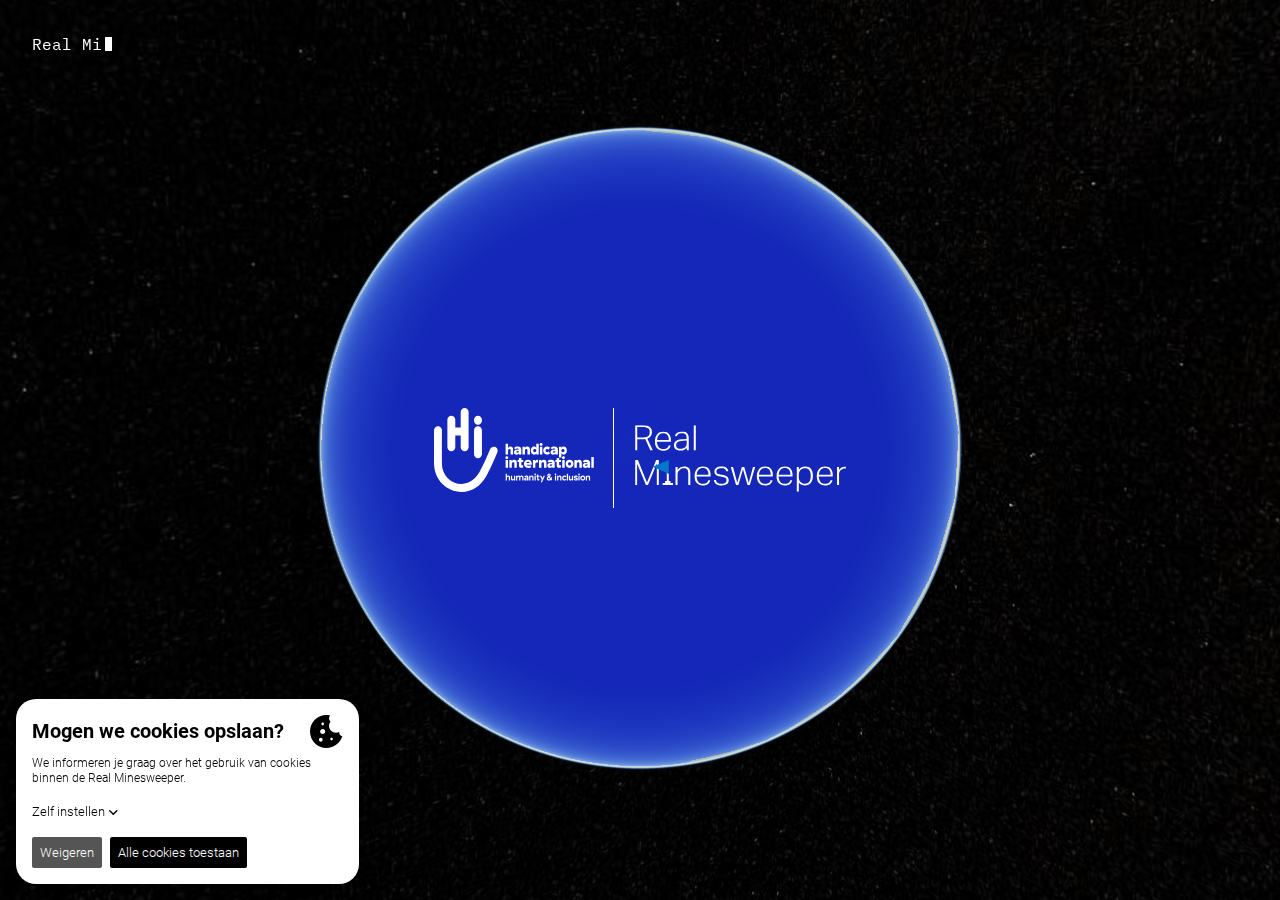
<file: index.html>
<!DOCTYPE html><html><head><meta charSet="utf-8"/><meta name="viewport" content="width=device-width, initial-scale=1"/><link rel="stylesheet" href="/_next/static/css/4a3d56f7d43230b1.css" data-precedence="next"/><link rel="stylesheet" href="/_next/static/css/029f45199eb526b8.css" data-precedence="next"/><link rel="preload" href="/_next/static/chunks/webpack-898e722c24180d49.js" as="script" fetchPriority="low"/><script src="/_next/static/chunks/fd9d1056-7b563f54c8f3ad29.js" async=""></script><script src="/_next/static/chunks/596-32b295285c1208eb.js" async=""></script><script src="/_next/static/chunks/main-app-16fd433ccea2cc54.js" async=""></script><title>Word Mijnenveger</title><meta name="description" content="Speel het iconische ‘Mijnenveger’, maar dan op échte maps en ontdek hoeveel mijnen er wereldwijd nog actief zijn. Zo steun je Handicap International en help je slachtoffers om hun leven weer op te bouwen. Speel, deel en doe een gift."/><link rel="canonical" href="https://wordmijnenveger.be/"/><link rel="alternate" hrefLang="en" href="https://realminesweeper.be/"/><link rel="alternate" hrefLang="nl" href="https://wordmijnenveger.be/"/><link rel="alternate" hrefLang="fr" href="https://devenezdemineur.be/"/><meta property="og:title" content="Word Mijnenveger"/><meta property="og:description" content="Speel het iconische ‘Mijnenveger’, maar dan op échte maps en ontdek hoeveel mijnen er wereldwijd nog actief zijn. Zo steun je Handicap International en help je slachtoffers om hun leven weer op te bouwen. Speel, deel en doe een gift."/><meta property="og:image" content="https://wordmijnenveger.be/real-minesweeper.webp"/><meta name="twitter:card" content="summary_large_image"/><meta name="twitter:title" content="Word Mijnenveger"/><meta name="twitter:description" content="Speel het iconische ‘Mijnenveger’, maar dan op échte maps en ontdek hoeveel mijnen er wereldwijd nog actief zijn. Zo steun je Handicap International en help je slachtoffers om hun leven weer op te bouwen. Speel, deel en doe een gift."/><meta name="twitter:image" content="https://wordmijnenveger.be/real-minesweeper.webp"/><script src="/_next/static/chunks/polyfills-78c92fac7aa8fdd8.js" noModule=""></script></head><body><div class="Draggable_scrollContainer__9P1_Z indiana-scroll-container indiana-scroll-container--hide-scrollbars"><div class="Draggable_container__0OYOF Draggable_novice__oTq4f Draggable_notLoaded__anNEG Draggable_hasPadding__h4sWN"><!--$!--><template data-dgst="NEXT_DYNAMIC_NO_SSR_CODE"></template><span class="Map_loading__SK1oq"></span><!--/$--><div class="Animation_animation__BCMMv Animation_novice__SkkYJ Animation_isHidden___Rpbz" role="presentation"></div></div></div><div class="IntroCard_container__U43ir"><div class="IntroCard_typewriter__7uxME"><div class="Typewriter" data-testid="typewriter-wrapper"></div></div><div class="Logos_logos__HobfW Logos_isVisible__YguWS"><div class="Logos_logoWithSeparator__9bz3P"><a class="Button_button__x6lHc Button_unstyled__BMgWm LinkButton_linkButton__hxIH4 HandicapInternationalLogo_logo__qYX86" href="https://www.handicapinternational.be" target="_blank"><img alt="Handicap International" loading="lazy" width="160" height="87" decoding="async" data-nimg="1" class="HandicapInternationalLogo_logoLarge__GSJl_" style="color:transparent" src="/images/handicap-international-logo.svg"/><img alt="Handicap International" loading="lazy" width="51" height="68" decoding="async" data-nimg="1" class="HandicapInternationalLogo_logoSmall__7RaVW" style="color:transparent" src="/images/handicap-international-logo-small.svg"/></a></div><a class="Button_button__x6lHc Button_unstyled__BMgWm LinkButton_linkButton__hxIH4 MinesweeperLogo_logo__Ihhhv" href="/"><img alt="Minesweeper" loading="lazy" width="212" height="67" decoding="async" data-nimg="1" style="color:transparent" src="/images/real-minesweeper-logo.svg"/></a></div></div><noscript><iframe src="https://www.googletagmanager.com/ns.html?id=GTM-NGBJGW3J" height="0" width="0" class="invisible"></iframe></noscript><script src="/_next/static/chunks/webpack-898e722c24180d49.js" async=""></script><script>(self.__next_f=self.__next_f||[]).push([0])</script><script>self.__next_f.push([1,"1:HL[\"/_next/static/css/4a3d56f7d43230b1.css\",{\"as\":\"style\"}]\n0:\"$L2\"\n"])</script><script>self.__next_f.push([1,"3:HL[\"/_next/static/css/029f45199eb526b8.css\",{\"as\":\"style\"}]\n"])</script><script>self.__next_f.push([1,"4:I{\"id\":7948,\"chunks\":[\"272:static/chunks/webpack-898e722c24180d49.js\",\"971:static/chunks/fd9d1056-7b563f54c8f3ad29.js\",\"596:static/chunks/596-32b295285c1208eb.js\"],\"name\":\"default\",\"async\":false}\n6:I{\"id\":6628,\"chunks\":[\"272:static/chunks/webpack-898e722c24180d49.js\",\"971:static/chunks/fd9d1056-7b563f54c8f3ad29.js\",\"596:static/chunks/596-32b295285c1208eb.js\"],\"name\":\"\",\"async\":false}\n7:I{\"id\":7767,\"chunks\":[\"272:static/chunks/webpack-898e722c24180d49.js\",\"971:static/chunks/fd9d1056-7b563f54c8f3ad29.js\",\"5"])</script><script>self.__next_f.push([1,"96:static/chunks/596-32b295285c1208eb.js\"],\"name\":\"default\",\"async\":false}\n8:I{\"id\":7920,\"chunks\":[\"272:static/chunks/webpack-898e722c24180d49.js\",\"971:static/chunks/fd9d1056-7b563f54c8f3ad29.js\",\"596:static/chunks/596-32b295285c1208eb.js\"],\"name\":\"default\",\"async\":false}\na:I{\"id\":9282,\"chunks\":[\"484:static/chunks/484-335cd01975f97a26.js\",\"786:static/chunks/786-755edc505bbaedfd.js\",\"176:static/chunks/176-4014308509dd92e9.js\",\"317:static/chunks/317-893273e68dab3d7e.js\",\"931:static/chunks/app/page-012bda418a2"])</script><script>self.__next_f.push([1,"bb987.js\"],\"name\":\"I18nProvider\",\"async\":false}\nb:I{\"id\":7445,\"chunks\":[\"484:static/chunks/484-335cd01975f97a26.js\",\"185:static/chunks/app/layout-4a6f39a1b2280538.js\"],\"name\":\"\",\"async\":false}\nc:I{\"id\":5637,\"chunks\":[\"484:static/chunks/484-335cd01975f97a26.js\",\"786:static/chunks/786-755edc505bbaedfd.js\",\"176:static/chunks/176-4014308509dd92e9.js\",\"317:static/chunks/317-893273e68dab3d7e.js\",\"931:static/chunks/app/page-012bda418a2bb987.js\"],\"name\":\"\",\"async\":false}\nd:I{\"id\":7445,\"chunks\":[\"484:static/chunks/4"])</script><script>self.__next_f.push([1,"84-335cd01975f97a26.js\",\"185:static/chunks/app/layout-4a6f39a1b2280538.js\"],\"name\":\"NoScript\",\"async\":false}\n"])</script><script>self.__next_f.push([1,"2:[[[\"$\",\"link\",\"0\",{\"rel\":\"stylesheet\",\"href\":\"/_next/static/css/4a3d56f7d43230b1.css\",\"precedence\":\"next\"}]],[\"$\",\"$L4\",null,{\"buildId\":\"ukgCLzTCAgolBeGFiro97\",\"assetPrefix\":\"\",\"initialCanonicalUrl\":\"/\",\"initialTree\":[\"\",{\"children\":[\"__PAGE__\",{}]},\"$undefined\",\"$undefined\",true],\"initialHead\":[false,\"$L5\"],\"globalErrorComponent\":\"$6\",\"children\":[null,[\"$\",\"html\",null,{\"lang\":\"$undefined\",\"children\":[\"$\",\"body\",null,{\"children\":[[\"$\",\"$L7\",null,{\"parallelRouterKey\":\"children\",\"segmentPath\":[\"children\"],\"loading\":\"$undefined\",\"loadingStyles\":\"$undefined\",\"hasLoading\":false,\"error\":\"$undefined\",\"errorStyles\":\"$undefined\",\"template\":[\"$\",\"$L8\",null,{}],\"templateStyles\":\"$undefined\",\"notFound\":[[\"$\",\"title\",null,{\"children\":\"404: This page could not be found.\"}],[\"$\",\"div\",null,{\"style\":{\"fontFamily\":\"system-ui,\\\"Segoe UI\\\",Roboto,Helvetica,Arial,sans-serif,\\\"Apple Color Emoji\\\",\\\"Segoe UI Emoji\\\"\",\"height\":\"100vh\",\"textAlign\":\"center\",\"display\":\"flex\",\"flexDirection\":\"column\",\"alignItems\":\"center\",\"justifyContent\":\"center\"},\"children\":[\"$\",\"div\",null,{\"children\":[[\"$\",\"style\",null,{\"dangerouslySetInnerHTML\":{\"__html\":\"body{color:#000;background:#fff;margin:0}.next-error-h1{border-right:1px solid rgba(0,0,0,.3)}@media (prefers-color-scheme:dark){body{color:#fff;background:#000}.next-error-h1{border-right:1px solid rgba(255,255,255,.3)}}\"}}],[\"$\",\"h1\",null,{\"className\":\"next-error-h1\",\"style\":{\"display\":\"inline-block\",\"margin\":\"0 20px 0 0\",\"padding\":\"0 23px 0 0\",\"fontSize\":24,\"fontWeight\":500,\"verticalAlign\":\"top\",\"lineHeight\":\"49px\"},\"children\":\"404\"}],[\"$\",\"div\",null,{\"style\":{\"display\":\"inline-block\"},\"children\":[\"$\",\"h2\",null,{\"style\":{\"fontSize\":14,\"fontWeight\":400,\"lineHeight\":\"49px\",\"margin\":0},\"children\":\"This page could not be found.\"}]}]]}]}]],\"notFoundStyles\":[],\"childProp\":{\"current\":[\"$L9\",[\"$\",\"$La\",null,{\"locale\":\"nl\",\"children\":[[\"$\",\"$Lb\",null,{}],[\"$\",\"$Lc\",null,{}]]}],null],\"segment\":\"__PAGE__\"},\"styles\":[[\"$\",\"link\",\"0\",{\"rel\":\"stylesheet\",\"href\":\"/_next/static/css/029f45199eb526b8.css\",\"precedence\":\"next\"}]]}],[\"$\",\"$Ld\",null,{}]]}]}],null]}]]\n"])</script><script>self.__next_f.push([1,"5:[[\"$\",\"meta\",\"0\",{\"charSet\":\"utf-8\"}],[\"$\",\"title\",\"1\",{\"children\":\"Word Mijnenveger\"}],[\"$\",\"meta\",\"2\",{\"name\":\"description\",\"content\":\"Speel het iconische ‘Mijnenveger’, maar dan op échte maps en ontdek hoeveel mijnen er wereldwijd nog actief zijn. Zo steun je Handicap International en help je slachtoffers om hun leven weer op te bouwen. Speel, deel en doe een gift.\"}],[\"$\",\"meta\",\"3\",{\"name\":\"viewport\",\"content\":\"width=device-width, initial-scale=1\"}],[\"$\",\"link\",\"4\",{\"rel\":\"canonical\",\"href\":\"https://wordmijnenveger.be/\"}],[\"$\",\"link\",\"5\",{\"rel\":\"alternate\",\"hrefLang\":\"en\",\"href\":\"https://realminesweeper.be/\"}],[\"$\",\"link\",\"6\",{\"rel\":\"alternate\",\"hrefLang\":\"nl\",\"href\":\"https://wordmijnenveger.be/\"}],[\"$\",\"link\",\"7\",{\"rel\":\"alternate\",\"hrefLang\":\"fr\",\"href\":\"https://devenezdemineur.be/\"}],[\"$\",\"meta\",\"8\",{\"property\":\"og:title\",\"content\":\"Word Mijnenveger\"}],[\"$\",\"meta\",\"9\",{\"property\":\"og:description\",\"content\":\"Speel het iconische ‘Mijnenveger’, maar dan op échte maps en ontdek hoeveel mijnen er wereldwijd nog actief zijn. Zo steun je Handicap International en help je slachtoffers om hun leven weer op te bouwen. Speel, deel en doe een gift.\"}],[\"$\",\"meta\",\"10\",{\"property\":\"og:image\",\"content\":\"https://wordmijnenveger.be/real-minesweeper.webp\"}],[\"$\",\"meta\",\"11\",{\"name\":\"twitter:card\",\"content\":\"summary_large_image\"}],[\"$\",\"meta\",\"12\",{\"name\":\"twitter:title\",\"content\":\"Word Mijnenveger\"}],[\"$\",\"meta\",\"13\",{\"name\":\"twitter:description\",\"content\":\"Speel het iconische ‘Mijnenveger’, maar dan op échte maps en ontdek hoeveel mijnen er wereldwijd nog actief zijn. Zo steun je Handicap International en help je slachtoffers om hun leven weer op te bouwen. Speel, deel en doe een gift.\"}],[\"$\",\"meta\",\"14\",{\"name\":\"twitter:image\",\"content\":\"https://wordmijnenveger.be/real-minesweeper.webp\"}]]\n"])</script><script>self.__next_f.push([1,"9:null\n"])</script></body></html>
</file>
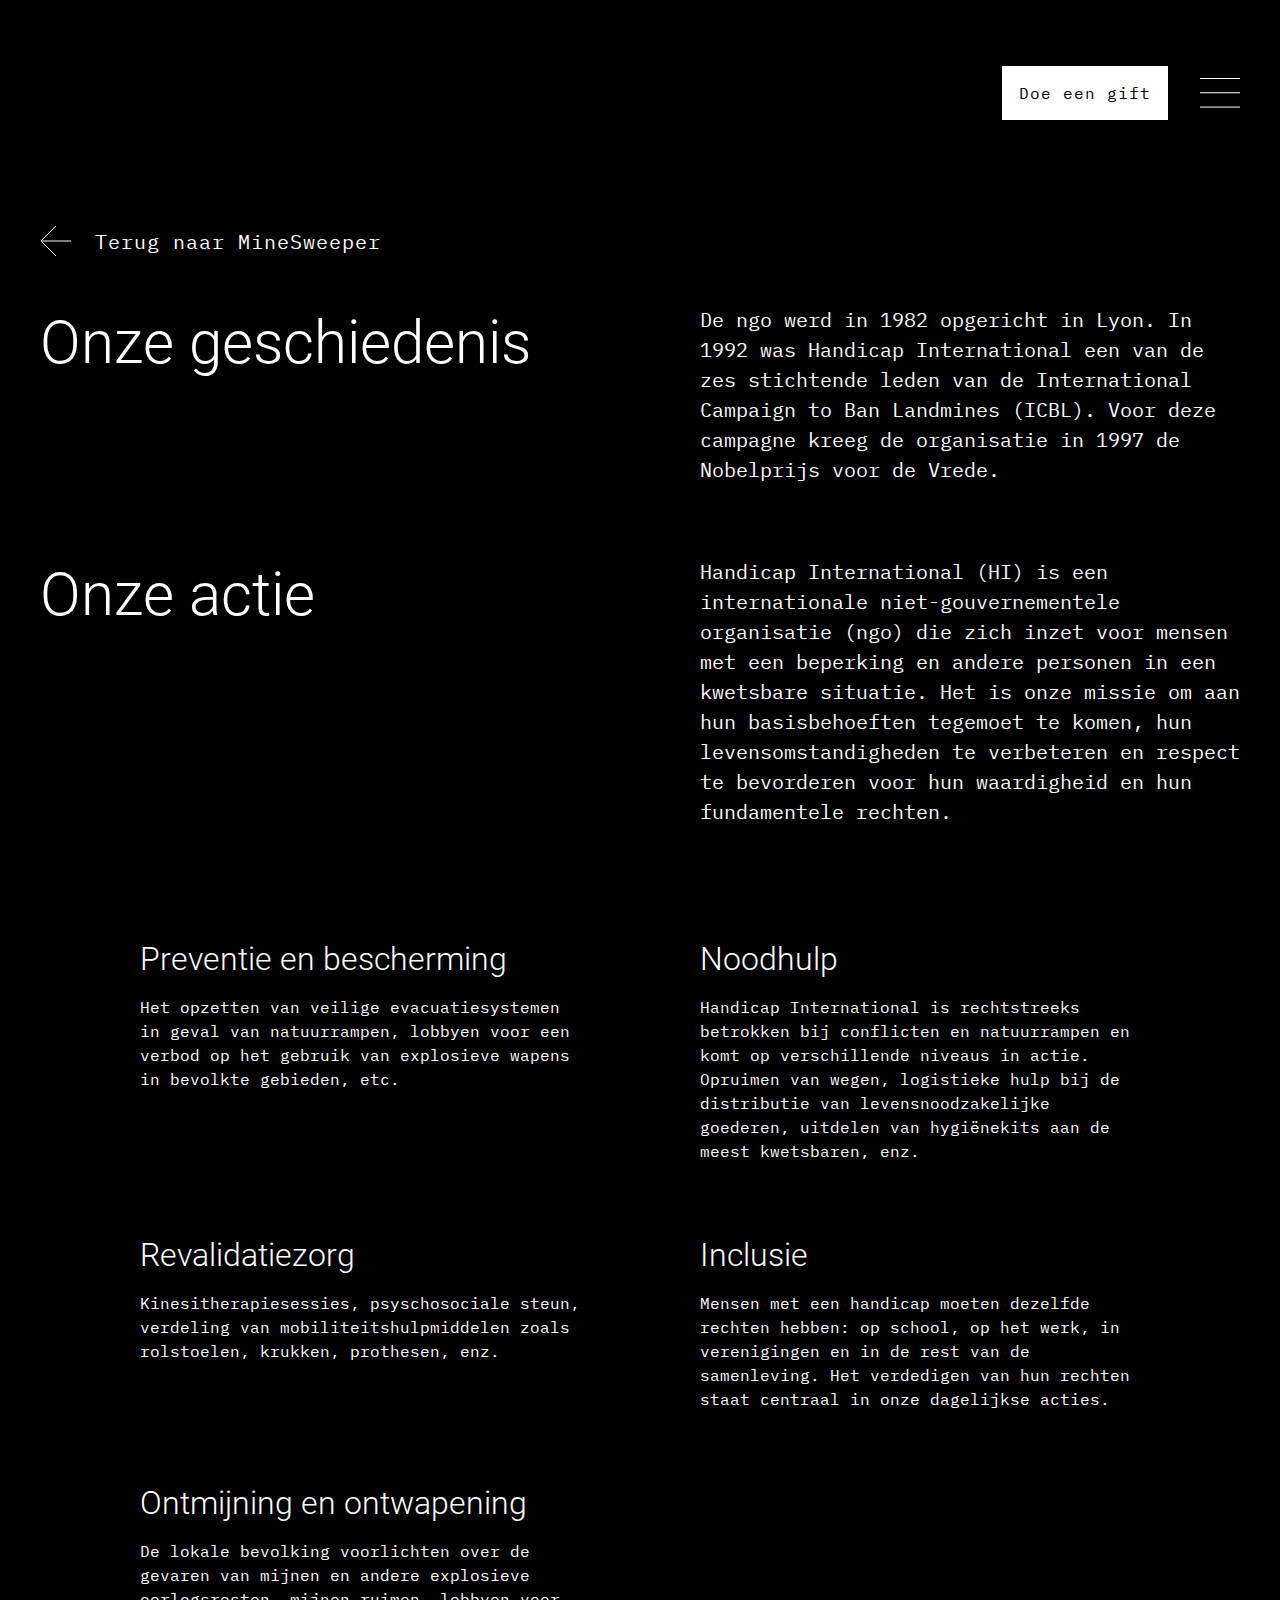
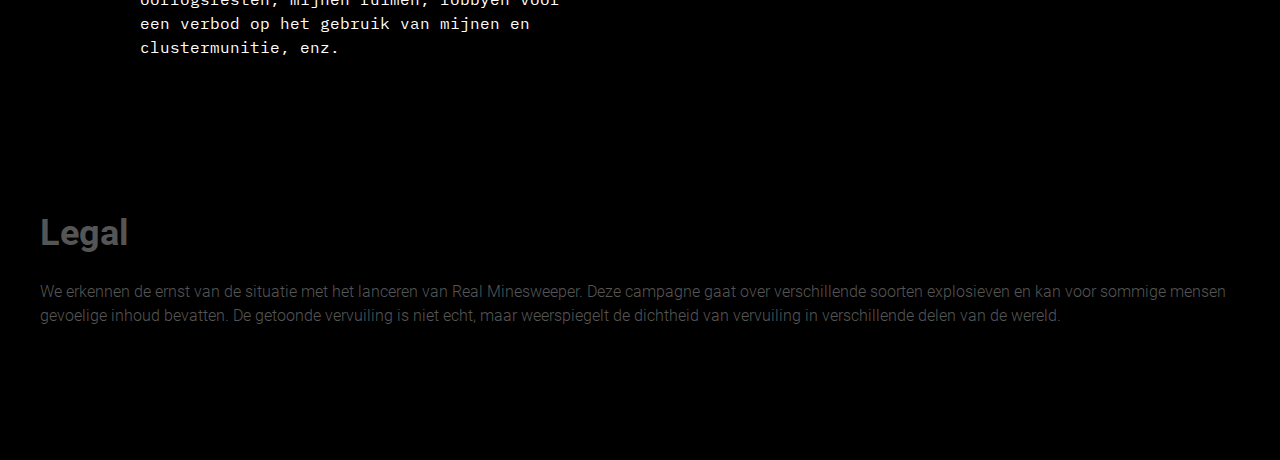
<file: get-involved.html>
<!DOCTYPE html><html><head><meta charSet="utf-8"/><meta name="viewport" content="width=device-width, initial-scale=1"/><link rel="stylesheet" href="/_next/static/css/4a3d56f7d43230b1.css" data-precedence="next"/><link rel="stylesheet" href="/_next/static/css/23158c750ed469a0.css" data-precedence="next"/><link rel="preload" href="/_next/static/chunks/webpack-898e722c24180d49.js" as="script" fetchPriority="low"/><script src="/_next/static/chunks/fd9d1056-7b563f54c8f3ad29.js" async=""></script><script src="/_next/static/chunks/596-32b295285c1208eb.js" async=""></script><script src="/_next/static/chunks/main-app-16fd433ccea2cc54.js" async=""></script><title>Word Mijnenveger</title><meta name="description" content="Speel het iconische ‘Mijnenveger’, maar dan op échte maps en ontdek hoeveel mijnen er wereldwijd nog actief zijn. Zo steun je Handicap International en help je slachtoffers om hun leven weer op te bouwen. Speel, deel en doe een gift."/><link rel="canonical" href="https://wordmijnenveger.be/"/><link rel="alternate" hrefLang="en" href="https://realminesweeper.be/"/><link rel="alternate" hrefLang="nl" href="https://wordmijnenveger.be/"/><link rel="alternate" hrefLang="fr" href="https://devenezdemineur.be/"/><meta property="og:title" content="Word Mijnenveger"/><meta property="og:description" content="Speel het iconische ‘Mijnenveger’, maar dan op échte maps en ontdek hoeveel mijnen er wereldwijd nog actief zijn. Zo steun je Handicap International en help je slachtoffers om hun leven weer op te bouwen. Speel, deel en doe een gift."/><meta property="og:image" content="https://wordmijnenveger.be/real-minesweeper.webp"/><meta name="twitter:card" content="summary_large_image"/><meta name="twitter:title" content="Word Mijnenveger"/><meta name="twitter:description" content="Speel het iconische ‘Mijnenveger’, maar dan op échte maps en ontdek hoeveel mijnen er wereldwijd nog actief zijn. Zo steun je Handicap International en help je slachtoffers om hun leven weer op te bouwen. Speel, deel en doe een gift."/><meta name="twitter:image" content="https://wordmijnenveger.be/real-minesweeper.webp"/><script src="/_next/static/chunks/polyfills-78c92fac7aa8fdd8.js" noModule=""></script></head><body><header class="Header_header__6jevC"><div class="Logos_logos__HobfW"><div class="Logos_logoWithSeparator__9bz3P"><a class="Button_button__x6lHc Button_unstyled__BMgWm LinkButton_linkButton__hxIH4 HandicapInternationalLogo_logo__qYX86" href="https://www.handicapinternational.be" target="_blank"><img alt="Handicap International" loading="lazy" width="160" height="87" decoding="async" data-nimg="1" class="HandicapInternationalLogo_logoLarge__GSJl_" style="color:transparent" src="/images/handicap-international-logo.svg"/><img alt="Handicap International" loading="lazy" width="51" height="68" decoding="async" data-nimg="1" class="HandicapInternationalLogo_logoSmall__7RaVW" style="color:transparent" src="/images/handicap-international-logo-small.svg"/></a></div><a class="Button_button__x6lHc Button_unstyled__BMgWm LinkButton_linkButton__hxIH4 MinesweeperLogo_logo__Ihhhv" href="/"><img alt="Minesweeper" loading="lazy" width="212" height="67" decoding="async" data-nimg="1" style="color:transparent" src="/images/real-minesweeper-logo.svg"/></a></div><div class="Header_menu__E2eBH"><div class="Header_desktop__jkzIP"><a class="Button_button__x6lHc Button_secondary__8_cvw LinkButton_linkButton__hxIH4" href="https://donate.handicapinternational.be/mijnenveger-nl" target="_blank">Doe een gift</a></div><button aria-label="Open het menu" class="IconButton_button__LNP2O Dialog_trigger__gkSy4 Header_icon__BcQfe" type="button" aria-haspopup="dialog" aria-expanded="false" aria-controls="radix-:R56mmda:" data-state="closed"><svg width="40" height="30" viewBox="0 0 40 30" fill="none" xmlns="http://www.w3.org/2000/svg"><line x1="40" y1="14.7858" y2="14.7858" stroke="white"></line><line x1="40" y1="0.5" y2="0.5" stroke="white"></line><line x1="40" y1="29.0714" y2="29.0714" stroke="white"></line></svg></button></div></header><div class="GetInvolvedPage_content__9x3sv"><a class="Button_button__x6lHc Button_unstyled__BMgWm LinkButton_linkButton__hxIH4 BackButton_back__tbWDG" href="/"><svg width="31" height="32" viewBox="0 0 31 32" fill="none" xmlns="http://www.w3.org/2000/svg"><path d="M31 16H1m0 0L16 1M1 16l15 15" stroke="#fff"></path></svg><span>Terug naar MineSweeper</span></a><section class="GetInvolvedPage_headings__x_82r"><header><h2>Onze geschiedenis</h2><p>De ngo werd in 1982 opgericht in Lyon. In 1992 was Handicap International een van de zes stichtende leden van de International Campaign to Ban Landmines (ICBL). Voor deze campagne kreeg de organisatie in 1997 de Nobelprijs voor de Vrede.</p></header><header><h2>Onze actie</h2><p>Handicap International (HI) is een internationale niet-gouvernementele organisatie (ngo) die zich inzet voor mensen met een beperking en andere personen in een kwetsbare situatie. Het is onze missie om aan hun basisbehoeften tegemoet te komen, hun levensomstandigheden te verbeteren en respect te bevorderen voor hun waardigheid en hun fundamentele rechten.</p></header></section><section class="GetInvolvedPage_domains__KNXJB"><ul><li><h2>Preventie en bescherming</h2><p>Het opzetten van veilige evacuatiesystemen in geval van natuurrampen, lobbyen voor een verbod op het gebruik van explosieve wapens in bevolkte gebieden, etc.</p></li><li><h2>Noodhulp</h2><p>Handicap International is rechtstreeks betrokken bij conflicten en natuurrampen en komt op verschillende niveaus in actie. Opruimen van wegen, logistieke hulp bij de distributie van levensnoodzakelijke goederen, uitdelen van hygiënekits aan de meest kwetsbaren, enz.</p></li><li><h2>Revalidatiezorg</h2><p>Kinesitherapiesessies, psyschosociale steun, verdeling van mobiliteitshulpmiddelen zoals rolstoelen, krukken, prothesen, enz.</p></li><li><h2>Inclusie</h2><p>Mensen met een handicap moeten dezelfde rechten hebben: op school, op het werk, in verenigingen en in de rest van de samenleving. Het verdedigen van hun rechten staat centraal in onze dagelijkse acties.</p></li><li><h2>Ontmijning en ontwapening</h2><p>De lokale bevolking voorlichten over de gevaren van mijnen en andere explosieve oorlogsresten, mijnen ruimen, lobbyen voor een verbod op het gebruik van mijnen en clustermunitie, enz.</p></li></ul></section><section class="GetInvolvedPage_legal__3gwPQ"><h2>Legal</h2><p>We erkennen de ernst van de situatie met het lanceren van Real Minesweeper. Deze campagne gaat over verschillende soorten explosieven en kan voor sommige mensen gevoelige inhoud bevatten. De getoonde vervuiling is niet echt, maar weerspiegelt de dichtheid van vervuiling in verschillende delen van de wereld.</p></section></div><noscript><iframe src="https://www.googletagmanager.com/ns.html?id=GTM-NGBJGW3J" height="0" width="0" class="invisible"></iframe></noscript><script src="/_next/static/chunks/webpack-898e722c24180d49.js" async=""></script><script>(self.__next_f=self.__next_f||[]).push([0])</script><script>self.__next_f.push([1,"1:HL[\"/_next/static/css/4a3d56f7d43230b1.css\",{\"as\":\"style\"}]\n0:\"$L2\"\n"])</script><script>self.__next_f.push([1,"3:HL[\"/_next/static/css/23158c750ed469a0.css\",{\"as\":\"style\"}]\n"])</script><script>self.__next_f.push([1,"4:I{\"id\":7948,\"chunks\":[\"272:static/chunks/webpack-898e722c24180d49.js\",\"971:static/chunks/fd9d1056-7b563f54c8f3ad29.js\",\"596:static/chunks/596-32b295285c1208eb.js\"],\"name\":\"default\",\"async\":false}\n6:I{\"id\":6628,\"chunks\":[\"272:static/chunks/webpack-898e722c24180d49.js\",\"971:static/chunks/fd9d1056-7b563f54c8f3ad29.js\",\"596:static/chunks/596-32b295285c1208eb.js\"],\"name\":\"\",\"async\":false}\n7:I{\"id\":7767,\"chunks\":[\"272:static/chunks/webpack-898e722c24180d49.js\",\"971:static/chunks/fd9d1056-7b563f54c8f3ad29.js\",\"5"])</script><script>self.__next_f.push([1,"96:static/chunks/596-32b295285c1208eb.js\"],\"name\":\"default\",\"async\":false}\n8:I{\"id\":7920,\"chunks\":[\"272:static/chunks/webpack-898e722c24180d49.js\",\"971:static/chunks/fd9d1056-7b563f54c8f3ad29.js\",\"596:static/chunks/596-32b295285c1208eb.js\"],\"name\":\"default\",\"async\":false}\na:I{\"id\":9282,\"chunks\":[\"484:static/chunks/484-335cd01975f97a26.js\",\"786:static/chunks/786-755edc505bbaedfd.js\",\"317:static/chunks/317-893273e68dab3d7e.js\",\"880:static/chunks/app/get-involved/page-63723ef7f4b08b36.js\"],\"name\":\"I18nProvider"])</script><script>self.__next_f.push([1,"\",\"async\":false}\nb:I{\"id\":82,\"chunks\":[\"484:static/chunks/484-335cd01975f97a26.js\",\"786:static/chunks/786-755edc505bbaedfd.js\",\"317:static/chunks/317-893273e68dab3d7e.js\",\"880:static/chunks/app/get-involved/page-63723ef7f4b08b36.js\"],\"name\":\"\",\"async\":false}\nc:I{\"id\":7445,\"chunks\":[\"484:static/chunks/484-335cd01975f97a26.js\",\"185:static/chunks/app/layout-4a6f39a1b2280538.js\"],\"name\":\"NoScript\",\"async\":false}\n"])</script><script>self.__next_f.push([1,"2:[[[\"$\",\"link\",\"0\",{\"rel\":\"stylesheet\",\"href\":\"/_next/static/css/4a3d56f7d43230b1.css\",\"precedence\":\"next\"}]],[\"$\",\"$L4\",null,{\"buildId\":\"ukgCLzTCAgolBeGFiro97\",\"assetPrefix\":\"\",\"initialCanonicalUrl\":\"/get-involved\",\"initialTree\":[\"\",{\"children\":[\"get-involved\",{\"children\":[\"__PAGE__\",{}]}]},\"$undefined\",\"$undefined\",true],\"initialHead\":[false,\"$L5\"],\"globalErrorComponent\":\"$6\",\"children\":[null,[\"$\",\"html\",null,{\"lang\":\"$undefined\",\"children\":[\"$\",\"body\",null,{\"children\":[[\"$\",\"$L7\",null,{\"parallelRouterKey\":\"children\",\"segmentPath\":[\"children\"],\"loading\":\"$undefined\",\"loadingStyles\":\"$undefined\",\"hasLoading\":false,\"error\":\"$undefined\",\"errorStyles\":\"$undefined\",\"template\":[\"$\",\"$L8\",null,{}],\"templateStyles\":\"$undefined\",\"notFound\":[[\"$\",\"title\",null,{\"children\":\"404: This page could not be found.\"}],[\"$\",\"div\",null,{\"style\":{\"fontFamily\":\"system-ui,\\\"Segoe UI\\\",Roboto,Helvetica,Arial,sans-serif,\\\"Apple Color Emoji\\\",\\\"Segoe UI Emoji\\\"\",\"height\":\"100vh\",\"textAlign\":\"center\",\"display\":\"flex\",\"flexDirection\":\"column\",\"alignItems\":\"center\",\"justifyContent\":\"center\"},\"children\":[\"$\",\"div\",null,{\"children\":[[\"$\",\"style\",null,{\"dangerouslySetInnerHTML\":{\"__html\":\"body{color:#000;background:#fff;margin:0}.next-error-h1{border-right:1px solid rgba(0,0,0,.3)}@media (prefers-color-scheme:dark){body{color:#fff;background:#000}.next-error-h1{border-right:1px solid rgba(255,255,255,.3)}}\"}}],[\"$\",\"h1\",null,{\"className\":\"next-error-h1\",\"style\":{\"display\":\"inline-block\",\"margin\":\"0 20px 0 0\",\"padding\":\"0 23px 0 0\",\"fontSize\":24,\"fontWeight\":500,\"verticalAlign\":\"top\",\"lineHeight\":\"49px\"},\"children\":\"404\"}],[\"$\",\"div\",null,{\"style\":{\"display\":\"inline-block\"},\"children\":[\"$\",\"h2\",null,{\"style\":{\"fontSize\":14,\"fontWeight\":400,\"lineHeight\":\"49px\",\"margin\":0},\"children\":\"This page could not be found.\"}]}]]}]}]],\"notFoundStyles\":[],\"childProp\":{\"current\":[\"$\",\"$L7\",null,{\"parallelRouterKey\":\"children\",\"segmentPath\":[\"children\",\"get-involved\",\"children\"],\"loading\":\"$undefined\",\"loadingStyles\":\"$undefined\",\"hasLoading\":false,\"error\":\"$undefined\",\"errorStyles\":\"$undefined\",\"template\":[\"$\",\"$L8\",null,{}],\"templateStyles\":\"$undefined\",\"notFound\":\"$undefined\",\"notFoundStyles\":\"$undefined\",\"childProp\":{\"current\":[\"$L9\",[\"$\",\"$La\",null,{\"locale\":\"nl\",\"children\":[\"$\",\"$Lb\",null,{}]}],null],\"segment\":\"__PAGE__\"},\"styles\":[[\"$\",\"link\",\"0\",{\"rel\":\"stylesheet\",\"href\":\"/_next/static/css/23158c750ed469a0.css\",\"precedence\":\"next\"}]]}],\"segment\":\"get-involved\"},\"styles\":[]}],[\"$\",\"$Lc\",null,{}]]}]}],null]}]]\n"])</script><script>self.__next_f.push([1,"5:[[\"$\",\"meta\",\"0\",{\"charSet\":\"utf-8\"}],[\"$\",\"title\",\"1\",{\"children\":\"Word Mijnenveger\"}],[\"$\",\"meta\",\"2\",{\"name\":\"description\",\"content\":\"Speel het iconische ‘Mijnenveger’, maar dan op échte maps en ontdek hoeveel mijnen er wereldwijd nog actief zijn. Zo steun je Handicap International en help je slachtoffers om hun leven weer op te bouwen. Speel, deel en doe een gift.\"}],[\"$\",\"meta\",\"3\",{\"name\":\"viewport\",\"content\":\"width=device-width, initial-scale=1\"}],[\"$\",\"link\",\"4\",{\"rel\":\"canonical\",\"href\":\"https://wordmijnenveger.be/\"}],[\"$\",\"link\",\"5\",{\"rel\":\"alternate\",\"hrefLang\":\"en\",\"href\":\"https://realminesweeper.be/\"}],[\"$\",\"link\",\"6\",{\"rel\":\"alternate\",\"hrefLang\":\"nl\",\"href\":\"https://wordmijnenveger.be/\"}],[\"$\",\"link\",\"7\",{\"rel\":\"alternate\",\"hrefLang\":\"fr\",\"href\":\"https://devenezdemineur.be/\"}],[\"$\",\"meta\",\"8\",{\"property\":\"og:title\",\"content\":\"Word Mijnenveger\"}],[\"$\",\"meta\",\"9\",{\"property\":\"og:description\",\"content\":\"Speel het iconische ‘Mijnenveger’, maar dan op échte maps en ontdek hoeveel mijnen er wereldwijd nog actief zijn. Zo steun je Handicap International en help je slachtoffers om hun leven weer op te bouwen. Speel, deel en doe een gift.\"}],[\"$\",\"meta\",\"10\",{\"property\":\"og:image\",\"content\":\"https://wordmijnenveger.be/real-minesweeper.webp\"}],[\"$\",\"meta\",\"11\",{\"name\":\"twitter:card\",\"content\":\"summary_large_image\"}],[\"$\",\"meta\",\"12\",{\"name\":\"twitter:title\",\"content\":\"Word Mijnenveger\"}],[\"$\",\"meta\",\"13\",{\"name\":\"twitter:description\",\"content\":\"Speel het iconische ‘Mijnenveger’, maar dan op échte maps en ontdek hoeveel mijnen er wereldwijd nog actief zijn. Zo steun je Handicap International en help je slachtoffers om hun leven weer op te bouwen. Speel, deel en doe een gift.\"}],[\"$\",\"meta\",\"14\",{\"name\":\"twitter:image\",\"content\":\"https://wordmijnenveger.be/real-minesweeper.webp\"}]]\n"])</script><script>self.__next_f.push([1,"9:null\n"])</script></body></html>
</file>
<file: _next/static/css/4a3d56f7d43230b1.css>
*,:after,:before{box-sizing:border-box}*{margin:0}#__next,body,html,main{min-height:100%}body{display:flex;overflow:auto;justify-content:center;padding-bottom:env(safe-area-inset-bottom);background-color:var(--neutral-900);color:var(--neutral-100);font-family:IBM Plex Mono,Garamond,Georgia,serif;font-size:16px;-webkit-font-smoothing:antialiased;font-weight:400;line-height:1.25;-webkit-user-select:none;-moz-user-select:none;user-select:none}::-webkit-scrollbar{display:block;width:4px;border-radius:20px}::-webkit-scrollbar-track{border-radius:20px;background:transparent}::-webkit-scrollbar-thumb{border-radius:20px;border-right:none;border-left:none;background-color:var(--neutral-700)}blockquote,p{margin:0 0 2rem;font-size:1rem;line-height:1.5}h2{margin:0 0 1.5rem;font-family:Roboto,Garamond,Georgia,serif;font-size:1.75rem;font-weight:400}.invisible{display:none;visibility:hidden}.cookie-though{--ct-primary-400:var(--neutral-900);--ct-primary-200:var(--neutral-100);--ct-text:var(--neutral-900);--ct-title:var(--neutral-900);--ct-subtitle:var(--neutral-900);--ct-policy-enabled:var(--neutral-900);--ct-policy-text-enabled:var(--neutral-100);--ct-policy-text:var(--neutral-900);--ct-primary-font:"Roboto";--ct-primary-font-weight:500;--ct-secondary-font:"roboto";--ct-secondary-font-weight:500;--ct-policy-essential:var(--neutral-100);--ct-slider-secondary:var(--neutral-600);--ct-slider-enabled-primary:var(--neutral-800);--ct-slider-enabled-secondary:var(--neutral-100);--ct-button-secondary:var(--neutral-800)}@media only screen and (min-width:992px){h2{margin:0 0 2rem;font-size:2rem}}:root{--neutral-100:#fff;--neutral-200:#f8f7f5;--neutral-300:#f5f3f0;--neutral-400:#eae7e3;--neutral-500:#dfdad3;--neutral-600:#cac3b8;--neutral-700:#b9b1a6;--neutral-800:#555;--neutral-900:#000;--rgb-mines-100:0 255 0;--rgb-mines-200:0 119 200;--rgb-mines-300:255 0 0;--rgb-mines-400:0 255 209;--rgb-mines-500:254 249 34;--rgb-mines-600:255 0 255;--rgb-mines-700:254 113 39;--rgb-mines-800:0 255 255;--mines-100:rgb(var(--rgb-mines-100)/100%);--mines-200:rgb(var(--rgb-mines-200)/100%);--mines-300:rgb(var(--rgb-mines-300)/100%);--mines-400:rgb(var(--rgb-mines-400)/100%);--mines-500:rgb(var(--rgb-mines-500)/100%);--mines-600:rgb(var(--rgb-mines-600)/100%);--mines-700:rgb(var(--rgb-mines-700)/100%);--mines-800:rgb(var(--rgb-mines-800)/100%);--drag-zone-threshold:150px;--number-of-rows-advanced:16;--number-of-rows-expert:16;--number-of-rows-novice:9;--number-of-cols-advanced:16;--number-of-cols-expert:30;--number-of-cols-novice:16;--board-width:calc(100vw - var(--drag-zone-threshold) - var(--drag-zone-threshold));--cell-size-novice:max(5rem,calc(var(--board-width) / var(--number-of-cols-novice)));--cell-size-advanced:max(5rem,calc(var(--board-width) / var(--number-of-cols-advanced)));--cell-size-expert:max(5rem,calc(var(--board-width) / var(--number-of-cols-expert)));--padding-novice:calc(var(--cell-size-novice) * 2);--padding-advanced:calc(var(--cell-size-advanced) * 2);--padding-expert:calc(var(--cell-size-expert) * 2);--board-width-novice:calc(var(--number-of-cols-novice) * var(--cell-size-novice));--board-width-advanced:calc(var(--number-of-cols-advanced) * var(--cell-size-advanced));--board-width-expert:calc(var(--number-of-cols-expert) * var(--cell-size-expert));--board-height-novice:calc(var(--number-of-rows-novice) * var(--cell-size-novice));--board-height-advanced:calc(var(--number-of-rows-advanced) * var(--cell-size-advanced));--board-height-expert:calc(var(--number-of-rows-expert) * var(--cell-size-expert));--spacing-3xs:2px;--spacing-2xs:4px;--spacing-xs:8px;--spacing-sm:12px;--spacing-md:16px;--spacing-lg:24px;--spacing-xl:32px;--spacing-2xl:40px;--spacing-3xl:48px;--spacing-4xl:56px;--spacing-5xl:64px;--navigation-bar-height:120px;--general-max-width:1280px}@media only screen and (min-width:992px){:root{--navigation-bar-height:185px}}@font-face{font-display:swap;font-family:IBM Plex Mono;font-style:normal;font-weight:300;src:url(/fonts/IBMPlexMono-Light.woff2) format("woff2"),url(/fonts/IBMPlexMono-Light.woff) format("woff")}@font-face{font-display:swap;font-family:IBM Plex Mono;font-style:normal;font-weight:400;src:url(/fonts/IBMPlexMono-Regular.woff2) format("woff2"),url(/fonts/IBMPlexMono-Regular.woff) format("woff")}@font-face{font-display:swap;font-family:IBM Plex Mono;font-style:normal;font-weight:700;src:url(/fonts/IBMPlexMono-Bold.woff2) format("woff2"),url(/fonts/IBMPlexMono-Bold.woff) format("woff")}@font-face{font-display:swap;font-family:Roboto;font-style:normal;font-weight:300;src:url(/fonts/Roboto-Light.woff2) format("woff2"),url(/fonts/Roboto-Light.woff) format("woff")}@font-face{font-display:swap;font-family:Roboto;font-style:normal;font-weight:700;src:url(/fonts/Roboto-Bold.woff2) format("woff2"),url(/fonts/Roboto-Bold.woff) format("woff")}

/*! normalize.css v8.0.1 | MIT License | github.com/necolas/normalize.css */html{line-height:1.15;-webkit-text-size-adjust:100%}body{margin:0}main{display:block}h1{font-size:2em;margin:.67em 0}hr{box-sizing:content-box;height:0;overflow:visible}pre{font-family:monospace,monospace;font-size:1em}a{background-color:transparent}abbr[title]{border-bottom:none;text-decoration:underline;-webkit-text-decoration:underline dotted;text-decoration:underline dotted}b,strong{font-weight:bolder}code,kbd,samp{font-family:monospace,monospace;font-size:1em}small{font-size:80%}sub,sup{font-size:75%;line-height:0;position:relative;vertical-align:baseline}sub{bottom:-.25em}sup{top:-.5em}img{border-style:none}button,input,optgroup,select,textarea{font-family:inherit;font-size:100%;line-height:1.15;margin:0}button,input{overflow:visible}button,select{text-transform:none}[type=button],[type=reset],[type=submit],button{-webkit-appearance:button}[type=button]::-moz-focus-inner,[type=reset]::-moz-focus-inner,[type=submit]::-moz-focus-inner,button::-moz-focus-inner{border-style:none;padding:0}[type=button]:-moz-focusring,[type=reset]:-moz-focusring,[type=submit]:-moz-focusring,button:-moz-focusring{outline:1px dotted ButtonText}fieldset{padding:.35em .75em .625em}legend{box-sizing:border-box;color:inherit;display:table;max-width:100%;padding:0;white-space:normal}progress{vertical-align:baseline}textarea{overflow:auto}[type=checkbox],[type=radio]{box-sizing:border-box;padding:0}[type=number]::-webkit-inner-spin-button,[type=number]::-webkit-outer-spin-button{height:auto}[type=search]{-webkit-appearance:textfield;outline-offset:-2px}[type=search]::-webkit-search-decoration{-webkit-appearance:none}::-webkit-file-upload-button{-webkit-appearance:button;font:inherit}details{display:block}summary{display:list-item}[hidden],template{display:none}
</file>
<file: _next/static/css/029f45199eb526b8.css>
.Button_button__x6lHc{overflow:visible;width:auto;padding:1rem;border:1px solid hsla(0,0%,100%,.35);margin:0;-webkit-appearance:none;-moz-appearance:none;appearance:none;cursor:pointer;font:inherit;font-size:1rem;-webkit-font-smoothing:inherit;-moz-osx-font-smoothing:inherit;font-weight:400;letter-spacing:1px;line-height:normal;pointer-events:all;text-align:center;transition:background-color .15s ease-in-out,border-color .15s ease-in-out,color .15s ease-in-out}.Button_primary__a8YrV{border:1px solid hsla(0,0%,100%,.35);background:transparent;background-color:hsla(0,0%,100%,.05);color:#fff}.Button_primary__a8YrV:hover{border-color:#fff;background-color:hsla(0,0%,100%,.1);color:#fff}.Button_secondary__8_cvw{background-color:var(--neutral-100);color:var(--neutral-900)}.Button_secondary__8_cvw:hover{background-color:var(--mines-500)}.Button_unstyled__BMgWm{padding:0;border:none;background-color:transparent;cursor:pointer}.LinkButton_linkButton__hxIH4{display:flex;text-decoration:none}.LinkButton_locale__Vmcco,.LinkButton_locale__Vmcco:active,.LinkButton_locale__Vmcco:hover,.LinkButton_locale__Vmcco:visited{padding:0;border:none;background-color:transparent;color:#fff;cursor:pointer;font-size:inherit;text-transform:uppercase}.LinkButton_locale__Vmcco:hover{text-decoration:underline}.FacebookButton_button__I4gtD svg,.InstagramButton_button__r5PX6 svg,.XButton_button__olv3J svg{width:40px}.Dialog_content__nefvF{position:fixed;z-index:950;top:0;display:flex;width:100dvw;height:100%;flex-direction:column;align-items:center;justify-content:center;padding:var(--navigation-bar-height) var(--spacing-lg) 120px var(--spacing-lg);background-color:var(--neutral-900);color:#fff}.Dialog_center__y_MD8{z-index:900}.Dialog_left__SXTYI{left:0}.Dialog_right__rx9GO{right:0}.Dialog_trigger__gkSy4{z-index:1000}.Dialog_overlay__Dm5rj{z-index:1000;padding-bottom:var(--spacing-2xl)}.Dialog_close__1N7pI{position:absolute;top:var(--spacing-2xl);right:var(--spacing-lg);display:flex;width:auto;align-items:center;justify-content:center;padding:0;border:none;background-color:transparent;cursor:pointer;pointer-events:all}.Dialog_title__U8eSU{font-size:2rem;font-weight:400}@media only screen and (min-width:992px){.Dialog_content__nefvF{width:50vw;justify-content:center;padding:calc(var(--navigation-bar-height) + var(--spacing-md)) var(--spacing-2xl) 120px var(--spacing-2xl)}.Dialog_overlay__Dm5rj>.Dialog_content__nefvF{padding:calc(var(--navigation-bar-height) + var(--spacing-md)) var(--spacing-2xl) var(--spacing-sm) 140px}.Dialog_center__y_MD8{width:100vw}.Dialog_close__1N7pI{top:70px;right:var(--spacing-2xl)}.Dialog_overlay__Dm5rj{z-index:1000;padding-bottom:var(--spacing-5xl)}}.Animation_animation__BCMMv{position:absolute;top:0;left:0;display:grid;width:100%;height:100%;pointer-events:none;transition:opacity 2s ease-in-out}.Animation_isHidden___Rpbz{display:none}.Animation_board__gouZF{position:relative;display:grid}.Animation_novice__SkkYJ{grid-template-columns:repeat(calc(var(--number-of-cols-novice) + 4),1fr)}.Animation_advanced__MF8tu{grid-template-columns:repeat(calc(var(--number-of-cols-advanced) + 4),1fr)}.Animation_expert__o4Nzr{grid-template-columns:repeat(calc(var(--number-of-cols-expert) + 4),1fr)}.Animation_cell__x0NXc{position:relative;z-index:300;display:flex;align-items:center;justify-content:center;color:hsla(0,0%,100%,.5);font-size:.75rem;transition:none}.Animation_noviceCell__CT4_P{width:var(--cell-size-novice);height:var(--cell-size-novice)}.Animation_advancedCell__gbzqv{width:var(--cell-size-advanced);height:var(--cell-size-advanced)}.Animation_expertCell__MAaEF{width:var(--cell-size-expert);height:var(--cell-size-expert)}.Animation_activeCell__R7Sqd{background-color:#000;transition:background-color .1s}.Typewriter_cursor__OM0Vt{display:inline-block;width:calc(.4375em - ((1em - 16px) / 4));height:.9em;margin-bottom:.2rem;margin-left:.2em;animation:Typewriter_blink__Ex4yz 1s steps(5,start) infinite;background-color:#fff;vertical-align:middle}@keyframes Typewriter_blink__Ex4yz{to{visibility:hidden}}.ContentCard_container__MeofA{-webkit-user-select:text;-moz-user-select:text;user-select:text}.ContentCard_quote__PLHgF{padding:0;margin:0;font-style:italic}.ContentCard_quote__PLHgF:after,.ContentCard_quote__PLHgF:before{font-size:1rem}.ContentCard_quote__PLHgF:before{content:open-quote}.ContentCard_quote__PLHgF:after{content:close-quote}.ContentCard_image__frJKt{display:block;width:auto;height:300px;margin:0 auto 2rem}.ContentCard_fullWidth__yjdpA{width:100%;height:auto}.ContentCard_footer__XbYp3{display:flex;width:100%;align-items:stretch;justify-content:flex-start;margin-top:2rem;gap:1rem}.ContentCard_footer__XbYp3 a{display:flex;align-items:center;justify-content:center;text-align:center}.ContentCard_title__XCTxD{min-height:2.5rem}.ContentCard_primary__jBmc7{display:flex;height:100%}.ContentCard_primary__jBmc7 .ContentCard_title__XCTxD{margin-bottom:1rem;text-align:center}.ContentCard_primary__jBmc7 .ContentCard_description__a_hAr{margin-bottom:0;font-size:1rem;text-align:center}.ContentCard_primary__jBmc7 .ContentCard_footer__XbYp3{justify-content:center;margin-top:1.5rem}.ContentCard_primary__jBmc7 .ContentCard_content__FCva3{display:flex;max-width:50rem;flex-direction:column;justify-content:center}.ContentCard_testimonial___JScb{position:relative;overflow:hidden;height:100%}.ContentCard_testimonial___JScb .ContentCard_content__FCva3{position:relative;overflow:hidden;height:100%;padding-right:var(--spacing-sm);padding-bottom:3.5rem;overflow-y:auto}.ContentCard_testimonial___JScb:after{position:absolute;bottom:0;left:0;display:block;width:100%;height:3.5rem;background:transparent;background:linear-gradient(180deg,transparent,#000 50%,#000);content:"";pointer-events:none}.ContentCard_testimonial___JScb .ContentCard_image__frJKt{max-width:500px;margin:0 0 2rem}.ContentCard_clusterBomb__Yt2r8 .ContentCard_title__XCTxD{color:var(--mines-500)}.ContentCard_hasTypewriter__rnn1R .ContentCard_contentPart__l_FNF{opacity:0;transition:opacity .15s ease-in-out}.ContentCard_hasTypewriter__rnn1R .ContentCard_children__QVAxy{transition-delay:50ms}.ContentCard_hasTypewriter__rnn1R .ContentCard_isContentVisible__ZIwaw{opacity:1}@media only screen and (min-width:992px){.ContentCard_primary__jBmc7 .ContentCard_title__XCTxD{font-size:3rem}.ContentCard_primary__jBmc7 .ContentCard_description__a_hAr{font-size:1.25rem}.ContentCard_primary__jBmc7 .ContentCard_footer__XbYp3{margin-top:3rem}.ContentCard_primary__jBmc7 .ContentCard_content__FCva3{justify-content:center}.ContentCard_testimonial___JScb{max-width:70%}}.Draggable_scrollContainer__9P1_Z{display:block;width:100dvw;height:100dvh}.Draggable_container__0OYOF{position:relative;height:100%}.Draggable_novice__oTq4f{width:var(--board-width-novice);height:var(--board-height-novice)}.Draggable_novice__oTq4f.Draggable_hasPadding__h4sWN{width:calc(var(--board-width-novice) + var(--padding-novice) + var(--padding-novice));height:calc(var(--board-height-novice) + var(--padding-novice) + var(--padding-novice))}.Draggable_advanced__7IPM5{width:var(--board-width-advanced);height:var(--board-height-advanced)}.Draggable_advanced__7IPM5.Draggable_hasPadding__h4sWN{width:calc(var(--board-width-advanced) + var(--padding-advanced) + var(--padding-advanced));height:calc(var(--board-height-advanced) + var(--padding-advanced) + var(--padding-advanced))}.Draggable_expert__6BO_v{width:var(--board-width-expert);height:var(--board-height-expert)}.Draggable_expert__6BO_v.Draggable_hasPadding__h4sWN{width:calc(var(--board-width-expert) + var(--padding-expert) + var(--padding-expert));height:calc(var(--board-height-expert) + var(--padding-expert) + var(--padding-expert))}.Draggable_notLoaded__anNEG,.Draggable_notLoaded__anNEG.Draggable_hasPadding__h4sWN{width:100dvw;height:100dvh}.CellButton_button__2dyUp{position:relative;display:flex;align-items:center;justify-content:center;border:none;aspect-ratio:1;background-color:hsla(0,0%,100%,0);color:#000;cursor:default;font:inherit;font-size:1.5rem;-webkit-font-smoothing:inherit;-moz-osx-font-smoothing:inherit;line-height:normal;-webkit-user-select:none;-moz-user-select:none;user-select:none}.CellButton_button__2dyUp:hover{z-index:200;background-color:hsla(0,0%,100%,.05)}.CellButton_novice__vxqnG{width:var(--cell-size-novice);height:var(--cell-size-novice)}.CellButton_advanced__zbXCx{width:var(--cell-size-advanced);height:var(--cell-size-advanced)}.CellButton_expert__PhRAn{width:var(--cell-size-expert);height:var(--cell-size-expert)}.CellButton_advanced__zbXCx:nth-child(16n):before,.CellButton_advanced__zbXCx:nth-last-child(-n+16):before,.CellButton_button__2dyUp:after,.CellButton_expert__PhRAn:nth-child(30n):before,.CellButton_expert__PhRAn:nth-last-child(-n+30):before,.CellButton_novice__vxqnG:nth-child(16n):before,.CellButton_novice__vxqnG:nth-last-child(-n+16):before{position:absolute;z-index:100;display:block;width:19px;height:19px;background-image:url('data:image/svg+xml,<svg xmlns="http://www.w3.org/2000/svg" viewBox="0 0 19 19"><g fill="%23FFF" fill-rule="evenodd"><path d="M0 9h19v1H0z"/><path d="M9 0h1v19H9z"/></g></svg>');background-position:50%;background-repeat:no-repeat;content:"";opacity:.5}.CellButton_button__2dyUp:after{top:-9px;left:-9px}.CellButton_advanced__zbXCx:nth-child(16n):before,.CellButton_expert__PhRAn:nth-child(30n):before,.CellButton_novice__vxqnG:nth-child(16n):before{top:-9px;right:-9px}.CellButton_advanced__zbXCx:nth-last-child(-n+16):before,.CellButton_expert__PhRAn:nth-last-child(-n+30):before,.CellButton_novice__vxqnG:nth-last-child(-n+16):before{right:-9px;bottom:-9px}.CellButton_children__6E6xS{display:flex;width:100%;min-width:2rem;height:100%;min-height:2rem;align-items:center;justify-content:center;opacity:0;text-align:center;transition:opacity .15s ease-in-out;white-space:nowrap}.CellButton_mine__qyW21,.CellButton_mine__qyW21:hover{background-color:red;color:#000}.CellButton_clusterBomb__66BiR,.CellButton_clusterBomb__66BiR:hover{background-color:#fef922;color:#000}.CellButton_testimonial__WjfDg{color:#fff;cursor:pointer;font-size:1rem}.CellButton_isFlagged__qwD76,.CellButton_number__MrwmI.CellButton_isRevealed__CU7_E,.CellButton_testimonial__WjfDg.CellButton_isRevealed__CU7_E{background-color:rgba(0,0,0,.45)}.CellButton_animationBoardCellActive__uWhEP{opacity:1}.CellButton_number0__uOEvB{cursor:pointer}.CellButton_number0__uOEvB .CellButton_children__6E6xS{opacity:0}.CellButton_number0__uOEvB:hover{background-color:rgba(0,0,0,.45)}.CellButton_number0__uOEvB.CellButton_isRevealed__CU7_E,.CellButton_number0__uOEvB.CellButton_isRevealed__CU7_E:hover{background-color:rgba(0,0,0,.45);cursor:default}.CellButton_isRevealed__CU7_E{transition:background-color .1s}.CellButton_number1__PTnSx,.CellButton_number1__PTnSx:hover{color:var(--mines-100)}.CellButton_number2__zSZ_2,.CellButton_number2__zSZ_2:hover{color:var(--mines-200)}.CellButton_number3__DihIE,.CellButton_number3__DihIE:hover{color:var(--mines-300)}.CellButton_number4__gfSTF,.CellButton_number4__gfSTF:hover{color:var(--mines-400)}.CellButton_number5__GgEQd,.CellButton_number5__GgEQd:hover{color:var(--mines-500)}.CellButton_number6__P8ljT,.CellButton_number6__P8ljT:hover{color:var(--mines-600)}.CellButton_number7__ujBXv,.CellButton_number7__ujBXv:hover{color:var(--mines-700)}.CellButton_number8__Qk4Tx,.CellButton_number8__Qk4Tx:hover{color:var(--mines-800)}.CellButton_isFlagged__qwD76 .CellButton_children__6E6xS,.CellButton_isRevealed__CU7_E .CellButton_children__6E6xS,.CellButton_testimonial__WjfDg .CellButton_children__6E6xS{opacity:1}.CellButton_tag__mIHbM{position:absolute;display:flex;align-items:center;margin-left:-.5rem;color:hsla(0,0%,100%,.5);transform:translate3d(50%,0,0);transition:color .15s ease-in-out}.CellButton_tag__mIHbM:before{margin-right:.5rem;color:#fff;content:"x"}.CellButton_tag__mIHbM:after{display:inline-block;width:.4rem;height:.8rem;margin-top:1px;margin-left:.25rem;animation:CellButton_blink__ltYWS 1s steps(5,start) infinite;background-color:hsla(0,0%,100%,.5);content:"";transition:background-color .15s ease-in-out}.CellButton_button__2dyUp:hover .CellButton_tag__mIHbM{color:#fff}.CellButton_button__2dyUp:hover .CellButton_tag__mIHbM:after{background-color:#fff}.CellButton_icon__AMEl8{display:block;width:auto;height:1.5rem;pointer-events:none}.CellButton_clusterBombIcon__LGIyb{height:1.9rem}@keyframes CellButton_blink__ltYWS{to{visibility:hidden}}.Game_game__A3yNj{transition:background-color .5s;-webkit-user-select:none;-moz-user-select:none;user-select:none}.Game_board__VaUgw{position:relative;display:grid}.Game_board__VaUgw:after,.Game_board__VaUgw:before{position:absolute;z-index:100;display:block;width:19px;height:19px;background-image:url('data:image/svg+xml,<svg xmlns="http://www.w3.org/2000/svg" viewBox="0 0 19 19"><g fill="%23FFF" fill-rule="evenodd"><path d="M0 9h19v1H0z"/><path d="M9 0h1v19H9z"/></g></svg>');background-position:50%;background-repeat:no-repeat;content:"";opacity:.5}.Game_board__VaUgw:after{bottom:-9px;left:-9px}.Game_board__VaUgw:before{right:-9px;bottom:-9px}.Game_novice__FfVIi{padding:var(--padding-novice)}.Game_advanced__XCmvn{padding:var(--padding-advanced)}.Game_expert__XJ7uc{padding:var(--padding-expert)}.Game_novice__FfVIi .Game_animationBoard__6FJUX,.Game_novice__FfVIi .Game_board__VaUgw{grid-template-columns:repeat(var(--number-of-cols-novice),1fr)}.Game_advanced__XCmvn .Game_animationBoard__6FJUX,.Game_advanced__XCmvn .Game_board__VaUgw{grid-template-columns:repeat(var(--number-of-cols-advanced),1fr)}.Game_expert__XJ7uc .Game_animationBoard__6FJUX,.Game_expert__XJ7uc .Game_board__VaUgw{grid-template-columns:repeat(var(--number-of-cols-expert),1fr)}.HandicapInternationalLogo_logo__qYX86{max-width:50px;height:100%}.HandicapInternationalLogo_logoLarge__GSJl_{display:none}.HandicapInternationalLogo_logoSmall__7RaVW{display:block}@media only screen and (min-width:992px){.HandicapInternationalLogo_logo__qYX86{max-width:100%}.HandicapInternationalLogo_logoSmall__7RaVW{display:none}.HandicapInternationalLogo_logoLarge__GSJl_{display:block}}.MinesweeperLogo_logo__Ihhhv{max-width:186px;height:100%}@media only screen and (min-width:992px){.MinesweeperLogo_logo__Ihhhv{max-width:100%}}.Logos_logos__HobfW{display:flex;align-items:flex-end;opacity:0;transition:opacity .25s ease-in-out}.Logos_isVisible__YguWS{opacity:1}.Logos_logos__HobfW a{display:flex;align-items:center}.Logos_logos__HobfW img{max-width:100%;height:auto}.Logos_logoWithSeparator__9bz3P{position:relative;margin-right:var(--spacing-2xl)}.Logos_logoWithSeparator__9bz3P:after{position:absolute;top:60%;right:-20px;width:1px;height:130%;background-color:#fff;content:"";transform:translateY(-50%)}@media only screen and (min-width:992px){.Logos_logoWithSeparator__9bz3P:after{height:120%}}.IntroCard_container__U43ir{position:absolute;top:0;left:0;display:flex;width:100%;height:100%;align-items:center;justify-content:center}.IntroCard_typewriter__7uxME{position:absolute;top:0;left:0;max-width:450px;margin:var(--spacing-md);font-size:.75rem;line-height:1.5}@media only screen and (min-width:992px){.IntroCard_typewriter__7uxME{margin:var(--spacing-xl);font-size:1rem}}.LocationCard_locationCard__gtkDy{padding:var(--spacing-xs) var(--spacing-lg);text-shadow:10px 10px 2px rgba(0,0,0,.1)}.LocationCard_subTitle__i7iWU{margin:0 0 .5rem;color:#fff;font-size:1rem;font-weight:400}.LocationCard_title__fDEFN{margin:0 0 1rem;font-size:1rem;font-weight:700}.LocationCard_name__3cGHg{text-transform:uppercase}@media only screen and (min-width:992px){.LocationCard_locationCard__gtkDy{display:flex;width:33.333%;height:33.333%;height:auto;align-items:center;justify-content:center;padding:0;text-align:left}.LocationCard_subTitle__i7iWU{font-size:1.125rem}.LocationCard_title__fDEFN{margin:0 0 1.5rem;font-size:1.125rem}}.LocationList_list___aqXs{position:absolute;z-index:20;top:0;left:0;display:flex;width:100%;height:100dvh;flex-direction:column;justify-content:space-around;padding:var(--drag-zone-threshold) 0 calc(var(--drag-zone-threshold) / 2) 0;gap:1rem;pointer-events:none}@media only screen and (min-width:992px){.LocationList_list___aqXs{width:100%;height:100%;flex-direction:row;justify-content:space-between;padding:0 var(--drag-zone-threshold)}}.Map_mapContainer__XKAXz{position:absolute;top:0;left:0;overflow:hidden;width:100%;height:100%}.Map_mapContainer__XKAXz:after{position:absolute;top:0;left:0;display:block;width:100%;height:100%;background-color:rgba(0,0,0,.45);content:"";opacity:1;transition:opacity .25s ease-in-out}.Map_hasIntro__S8nfk:after{opacity:0}.Map_isDisabled__TDjdg{background-color:#4158d0;background-image:linear-gradient(43deg,#4158d0,#c850c0 46%,#ffcc70);background-position:50%}.Map_isDisabled__TDjdg:before{display:flex;width:100%;height:100%;align-items:center;justify-content:center;color:hsla(0,0%,100%,.25);content:"maps disabled";font-size:2.5rem;pointer-events:none;transform:rotate(-45deg)}.Map_map__XW2eB{position:absolute;top:-5rem;left:-5rem;width:calc(100% + 10rem);height:calc(100% + 10rem)}.Map_loading__SK1oq{position:absolute;right:var(--spacing-2xl);bottom:var(--spacing-2xl);display:flex;align-items:center;justify-content:center;color:#fff}.Map_loading__SK1oq:before{display:inline-block;width:2rem;height:2rem;box-sizing:border-box;border-radius:50%;border:3px solid hsla(0,0%,100%,.1);border-bottom-color:hsla(0,0%,100%,.25);animation:Map_rotation___EVyO 1s linear infinite;content:""}@keyframes Map_rotation___EVyO{0%{transform:rotate(0deg)}to{transform:rotate(1turn)}}.IconButton_button__LNP2O{position:relative;display:flex;width:auto;align-items:center;justify-content:center;padding:0;border:none;background-color:transparent;color:#fff;cursor:pointer;font:inherit;font-size:1.5rem;-webkit-font-smoothing:inherit;-moz-osx-font-smoothing:inherit;line-height:normal;pointer-events:all;transition:color .15s ease-in-out}.IconButton_button__LNP2O:hover{color:var(--mines-500)}.IconButton_button__LNP2O:disabled:hover{color:inherit;cursor:default}.StatusBar_statusBar__sEKE0{position:fixed;z-index:910;bottom:1rem;left:50%;padding:1rem 1.5rem;background-color:#000;color:#fff;gap:1rem;transform:translateX(-50%);-webkit-user-select:none;-moz-user-select:none;user-select:none}.StatusBar_list__zSvGs{flex-direction:row;align-items:center;gap:1rem}.StatusBar_listItem__r6X48,.StatusBar_list__zSvGs{display:flex;justify-content:center;padding:0;margin:0}.StatusBar_listItem__r6X48{min-width:2.65rem;font-size:1.5rem;list-style:none;text-align:center}.StatusBar_icon__BnhOI{display:block;width:auto;height:2.5rem;color:var(--neutral-100);cursor:pointer}.StatusBar_icon__BnhOI:hover{color:var(--mines-500)}@media only screen and (min-width:576px){.StatusBar_statusBar__sEKE0{bottom:2rem;padding:1rem 1.5rem}.StatusBar_listItem__r6X48{min-width:3.25rem;font-size:1.75rem}}.HowToContent_content__GSygW{position:relative;display:flex;max-width:250px;height:100dvh;flex-direction:column;align-items:center;justify-content:center;color:var(--neutral-100);text-align:center;-webkit-user-select:text;-moz-user-select:text;user-select:text}.HowToContent_content__GSygW ul{padding:0}.HowToContent_content__GSygW h2{margin-bottom:var(--spacing-lg)}.HowToContent_content__GSygW p{margin:0;font-size:1rem;line-height:1.3rem}.HowToContent_clicks__Bx5XY{display:flex;flex-direction:column;padding:var(--spacing-3xl) 0}.HowToContent_clicks__Bx5XY li{position:relative;display:flex;align-items:center;justify-content:center;padding:var(--spacing-lg) 0}.HowToContent_clicks__Bx5XY li:before{position:absolute;top:0;left:50%;width:192px;border-bottom:1px solid var(--neutral-100);content:"";transform:translateX(-50%)}.HowToContent_cells__Ra6Wa li{display:grid;grid-gap:var(--spacing-lg);gap:var(--spacing-lg);grid-template-columns:auto 1fr}.HowToContent_cells__Ra6Wa li:not(:last-child){margin-bottom:var(--spacing-md)}.HowToContent_cells__Ra6Wa li svg{width:55px}.HowToContent_clicks__Bx5XY li svg{display:flex;width:100%;height:41px;align-items:center;justify-content:center}@media only screen and (min-width:992px){.HowToContent_content__GSygW{max-width:500px;text-align:left}.HowToContent_content__GSygW h2{align-self:flex-start;margin-bottom:var(--spacing-2xl)}.HowToContent_cells__Ra6Wa{margin-bottom:var(--spacing-5xl)}.HowToContent_clicks__Bx5XY{display:grid;grid-gap:var(--spacing-2xl) var(--spacing-2xl);gap:var(--spacing-2xl) var(--spacing-2xl);grid-template-columns:1fr 1fr}.HowToContent_clicks__Bx5XY li{display:grid;padding:0;grid-gap:var(--spacing-md);gap:var(--spacing-md);grid-template-columns:42px 1fr}.HowToContent_clicks__Bx5XY li:before{display:none}}.Header_header__6jevC{position:fixed;z-index:997;left:0;display:flex;width:100%;height:var(--navigation-bar-height);align-items:center;justify-content:space-between;padding:var(--spacing-lg);background:linear-gradient(180deg,rgba(0,0,0,.4),transparent);color:var(--neutral-100);gap:var(--spacing-lg);pointer-events:none}.Header_header__6jevC>*{pointer-events:all}.Header_menu__E2eBH{display:flex;align-items:center}.Header_link__jV_Uv{position:relative;max-width:250px;padding:var(--spacing-xl) 0;color:var(--neutral-100);color:inherit;font-size:1.5rem;text-decoration:none}.Header_link__jV_Uv:first-child{padding-top:0}.Header_link__jV_Uv:active,.Header_link__jV_Uv:hover{text-decoration:underline}.Header_link__jV_Uv:after{position:absolute;bottom:0;left:50%;width:192px;border-bottom:1px solid var(--neutral-100);content:"";transform:translateX(-50%)}.Header_languages__qkP04{display:flex;padding:var(--spacing-2xl) 0 var(--spacing-lg);font-size:1.25rem;gap:var(--spacing-3xl)}.Header_languages__qkP04 button{border:none;background:transparent;color:inherit;cursor:pointer;font-size:inherit}.Header_languages__qkP04 button:active,.Header_languages__qkP04 button:hover{text-decoration:underline}.Header_desktop__jkzIP{display:none}.Header_donate__cxSKx{padding:var(--spacing-md) var(--spacing-xl);margin:var(--spacing-lg) 0;font-size:1.25rem}.Header_socials__zbAnW{display:flex;gap:var(--spacing-md)}.Header_socials__zbAnW svg{width:40px}.Header_icon__BcQfe{position:relative;display:flex;align-items:center;justify-content:center}@media only screen and (min-width:992px){.Header_header__6jevC{padding:var(--spacing-2xl)}.Header_link__jV_Uv{font-size:1.75rem}.Header_desktop__jkzIP{display:flex;align-items:center;margin-right:var(--spacing-xl);gap:var(--spacing-xl)}.Header_desktop__jkzIP p{margin:0}.Header_donate__cxSKx{margin:var(--spacing-lg) 0 var(--spacing-xl)}}.HowToDialog_icon___Vucu{position:fixed;z-index:910;right:0;bottom:2rem;display:none;width:4.625rem;height:4.625rem;padding:1rem 1.5rem;background-color:#000;color:#fff;font-size:1.5rem;gap:1rem;transform:translateX(-50%)}@media only screen and (min-width:992px){.HowToDialog_icon___Vucu{display:flex}}@media only screen and (min-width:576px){.HowToDialog_icon___Vucu{font-size:1.75rem}}
</file>
<file: _next/static/css/23158c750ed469a0.css>
.Button_button__x6lHc{overflow:visible;width:auto;padding:1rem;border:1px solid hsla(0,0%,100%,.35);margin:0;-webkit-appearance:none;-moz-appearance:none;appearance:none;cursor:pointer;font:inherit;font-size:1rem;-webkit-font-smoothing:inherit;-moz-osx-font-smoothing:inherit;font-weight:400;letter-spacing:1px;line-height:normal;pointer-events:all;text-align:center;transition:background-color .15s ease-in-out,border-color .15s ease-in-out,color .15s ease-in-out}.Button_primary__a8YrV{border:1px solid hsla(0,0%,100%,.35);background:transparent;background-color:hsla(0,0%,100%,.05);color:#fff}.Button_primary__a8YrV:hover{border-color:#fff;background-color:hsla(0,0%,100%,.1);color:#fff}.Button_secondary__8_cvw{background-color:var(--neutral-100);color:var(--neutral-900)}.Button_secondary__8_cvw:hover{background-color:var(--mines-500)}.Button_unstyled__BMgWm{padding:0;border:none;background-color:transparent;cursor:pointer}.LinkButton_linkButton__hxIH4{display:flex;text-decoration:none}.LinkButton_locale__Vmcco,.LinkButton_locale__Vmcco:active,.LinkButton_locale__Vmcco:hover,.LinkButton_locale__Vmcco:visited{padding:0;border:none;background-color:transparent;color:#fff;cursor:pointer;font-size:inherit;text-transform:uppercase}.LinkButton_locale__Vmcco:hover{text-decoration:underline}.BackButton_back__tbWDG{display:flex;width:max-content;align-items:center;margin-bottom:var(--spacing-3xl);gap:var(--spacing-md)}.BackButton_back__tbWDG span{margin:0;color:var(--neutral-100)}.BackButton_back__tbWDG:hover span{text-decoration:underline}.BackButton_back__tbWDG:hover svg{transform:translateX(-5px);transition:transform .25s ease-in-out}@media only screen and (min-width:992px){.BackButton_back__tbWDG{gap:var(--spacing-lg)}.BackButton_back__tbWDG span{font-size:1.25rem}}.FacebookButton_button__I4gtD svg{width:40px}.IconButton_button__LNP2O{position:relative;display:flex;width:auto;align-items:center;justify-content:center;padding:0;border:none;background-color:transparent;color:#fff;cursor:pointer;font:inherit;font-size:1.5rem;-webkit-font-smoothing:inherit;-moz-osx-font-smoothing:inherit;line-height:normal;pointer-events:all;transition:color .15s ease-in-out}.IconButton_button__LNP2O:hover{color:var(--mines-500)}.IconButton_button__LNP2O:disabled:hover{color:inherit;cursor:default}.InstagramButton_button__r5PX6 svg,.XButton_button__olv3J svg{width:40px}.Dialog_content__nefvF{position:fixed;z-index:950;top:0;display:flex;width:100dvw;height:100%;flex-direction:column;align-items:center;justify-content:center;padding:var(--navigation-bar-height) var(--spacing-lg) 120px var(--spacing-lg);background-color:var(--neutral-900);color:#fff}.Dialog_center__y_MD8{z-index:900}.Dialog_left__SXTYI{left:0}.Dialog_right__rx9GO{right:0}.Dialog_trigger__gkSy4{z-index:1000}.Dialog_overlay__Dm5rj{z-index:1000;padding-bottom:var(--spacing-2xl)}.Dialog_close__1N7pI{position:absolute;top:var(--spacing-2xl);right:var(--spacing-lg);display:flex;width:auto;align-items:center;justify-content:center;padding:0;border:none;background-color:transparent;cursor:pointer;pointer-events:all}.Dialog_title__U8eSU{font-size:2rem;font-weight:400}@media only screen and (min-width:992px){.Dialog_content__nefvF{width:50vw;justify-content:center;padding:calc(var(--navigation-bar-height) + var(--spacing-md)) var(--spacing-2xl) 120px var(--spacing-2xl)}.Dialog_overlay__Dm5rj>.Dialog_content__nefvF{padding:calc(var(--navigation-bar-height) + var(--spacing-md)) var(--spacing-2xl) var(--spacing-sm) 140px}.Dialog_center__y_MD8{width:100vw}.Dialog_close__1N7pI{top:70px;right:var(--spacing-2xl)}.Dialog_overlay__Dm5rj{z-index:1000;padding-bottom:var(--spacing-5xl)}}.HowToContent_content__GSygW{position:relative;display:flex;max-width:250px;height:100dvh;flex-direction:column;align-items:center;justify-content:center;color:var(--neutral-100);text-align:center;-webkit-user-select:text;-moz-user-select:text;user-select:text}.HowToContent_content__GSygW ul{padding:0}.HowToContent_content__GSygW h2{margin-bottom:var(--spacing-lg)}.HowToContent_content__GSygW p{margin:0;font-size:1rem;line-height:1.3rem}.HowToContent_clicks__Bx5XY{display:flex;flex-direction:column;padding:var(--spacing-3xl) 0}.HowToContent_clicks__Bx5XY li{position:relative;display:flex;align-items:center;justify-content:center;padding:var(--spacing-lg) 0}.HowToContent_clicks__Bx5XY li:before{position:absolute;top:0;left:50%;width:192px;border-bottom:1px solid var(--neutral-100);content:"";transform:translateX(-50%)}.HowToContent_cells__Ra6Wa li{display:grid;grid-gap:var(--spacing-lg);gap:var(--spacing-lg);grid-template-columns:auto 1fr}.HowToContent_cells__Ra6Wa li:not(:last-child){margin-bottom:var(--spacing-md)}.HowToContent_cells__Ra6Wa li svg{width:55px}.HowToContent_clicks__Bx5XY li svg{display:flex;width:100%;height:41px;align-items:center;justify-content:center}@media only screen and (min-width:992px){.HowToContent_content__GSygW{max-width:500px;text-align:left}.HowToContent_content__GSygW h2{align-self:flex-start;margin-bottom:var(--spacing-2xl)}.HowToContent_cells__Ra6Wa{margin-bottom:var(--spacing-5xl)}.HowToContent_clicks__Bx5XY{display:grid;grid-gap:var(--spacing-2xl) var(--spacing-2xl);gap:var(--spacing-2xl) var(--spacing-2xl);grid-template-columns:1fr 1fr}.HowToContent_clicks__Bx5XY li{display:grid;padding:0;grid-gap:var(--spacing-md);gap:var(--spacing-md);grid-template-columns:42px 1fr}.HowToContent_clicks__Bx5XY li:before{display:none}}.HandicapInternationalLogo_logo__qYX86{max-width:50px;height:100%}.HandicapInternationalLogo_logoLarge__GSJl_{display:none}.HandicapInternationalLogo_logoSmall__7RaVW{display:block}@media only screen and (min-width:992px){.HandicapInternationalLogo_logo__qYX86{max-width:100%}.HandicapInternationalLogo_logoSmall__7RaVW{display:none}.HandicapInternationalLogo_logoLarge__GSJl_{display:block}}.MinesweeperLogo_logo__Ihhhv{max-width:186px;height:100%}@media only screen and (min-width:992px){.MinesweeperLogo_logo__Ihhhv{max-width:100%}}.Logos_logos__HobfW{display:flex;align-items:flex-end;opacity:0;transition:opacity .25s ease-in-out}.Logos_isVisible__YguWS{opacity:1}.Logos_logos__HobfW a{display:flex;align-items:center}.Logos_logos__HobfW img{max-width:100%;height:auto}.Logos_logoWithSeparator__9bz3P{position:relative;margin-right:var(--spacing-2xl)}.Logos_logoWithSeparator__9bz3P:after{position:absolute;top:60%;right:-20px;width:1px;height:130%;background-color:#fff;content:"";transform:translateY(-50%)}@media only screen and (min-width:992px){.Logos_logoWithSeparator__9bz3P:after{height:120%}}.Header_header__6jevC{position:fixed;z-index:997;left:0;display:flex;width:100%;height:var(--navigation-bar-height);align-items:center;justify-content:space-between;padding:var(--spacing-lg);background:linear-gradient(180deg,rgba(0,0,0,.4),transparent);color:var(--neutral-100);gap:var(--spacing-lg);pointer-events:none}.Header_header__6jevC>*{pointer-events:all}.Header_menu__E2eBH{display:flex;align-items:center}.Header_link__jV_Uv{position:relative;max-width:250px;padding:var(--spacing-xl) 0;color:var(--neutral-100);color:inherit;font-size:1.5rem;text-decoration:none}.Header_link__jV_Uv:first-child{padding-top:0}.Header_link__jV_Uv:active,.Header_link__jV_Uv:hover{text-decoration:underline}.Header_link__jV_Uv:after{position:absolute;bottom:0;left:50%;width:192px;border-bottom:1px solid var(--neutral-100);content:"";transform:translateX(-50%)}.Header_languages__qkP04{display:flex;padding:var(--spacing-2xl) 0 var(--spacing-lg);font-size:1.25rem;gap:var(--spacing-3xl)}.Header_languages__qkP04 button{border:none;background:transparent;color:inherit;cursor:pointer;font-size:inherit}.Header_languages__qkP04 button:active,.Header_languages__qkP04 button:hover{text-decoration:underline}.Header_desktop__jkzIP{display:none}.Header_donate__cxSKx{padding:var(--spacing-md) var(--spacing-xl);margin:var(--spacing-lg) 0;font-size:1.25rem}.Header_socials__zbAnW{display:flex;gap:var(--spacing-md)}.Header_socials__zbAnW svg{width:40px}.Header_icon__BcQfe{position:relative;display:flex;align-items:center;justify-content:center}@media only screen and (min-width:992px){.Header_header__6jevC{padding:var(--spacing-2xl)}.Header_link__jV_Uv{font-size:1.75rem}.Header_desktop__jkzIP{display:flex;align-items:center;margin-right:var(--spacing-xl);gap:var(--spacing-xl)}.Header_desktop__jkzIP p{margin:0}.Header_donate__cxSKx{margin:var(--spacing-lg) 0 var(--spacing-xl)}}.GetInvolvedPage_content__9x3sv{display:flex;max-width:var(--general-max-width);flex-direction:column;padding:calc(var(--navigation-bar-height) + var(--spacing-md)) var(--spacing-lg) 100px;margin:0;-webkit-user-select:text;-moz-user-select:text;user-select:text}.GetInvolvedPage_legal__3gwPQ{color:var(--neutral-800);font-family:Roboto,Garamond,Georgia,serif}.GetInvolvedPage_legal__3gwPQ h2{margin-bottom:var(--spacing-lg);font-weight:700}.GetInvolvedPage_domains__KNXJB{max-width:1000px;align-self:center;margin-bottom:var(--spacing-lg)}.GetInvolvedPage_domains__KNXJB ul{display:grid;padding:0;margin:0;grid-gap:var(--spacing-md);gap:var(--spacing-md);grid-template-columns:1fr;list-style-type:none}.GetInvolvedPage_domains__KNXJB h2{margin-bottom:var(--spacing-md);font-size:1.5rem}.GetInvolvedPage_headings__x_82r{display:flex;flex-direction:column;margin-bottom:var(--spacing-3xl);gap:var(--spacing-md)}.GetInvolvedPage_headings__x_82r header{display:grid;grid-template-columns:1fr}.GetInvolvedPage_headings__x_82r header h2{font-size:2.5rem}@media only screen and (min-width:992px){.GetInvolvedPage_content__9x3sv{padding:calc(var(--navigation-bar-height) + var(--spacing-2xl)) var(--spacing-2xl) 100px}.GetInvolvedPage_legal__3gwPQ h2{font-size:2.25rem}.GetInvolvedPage_domains__KNXJB{margin-bottom:120px}.GetInvolvedPage_domains__KNXJB ul{gap:var(--spacing-2xl) 120px;grid-template-columns:1fr 1fr}.GetInvolvedPage_domains__KNXJB h2{margin-bottom:var(--spacing-md);font-size:2rem}.GetInvolvedPage_headings__x_82r{margin-bottom:80px;gap:var(--spacing-2xl)}.GetInvolvedPage_headings__x_82r header{gap:120px;grid-template-columns:1fr 1fr}.GetInvolvedPage_headings__x_82r header h2{font-size:3.75rem}.GetInvolvedPage_headings__x_82r header p{font-size:1.25rem}}
</file>
